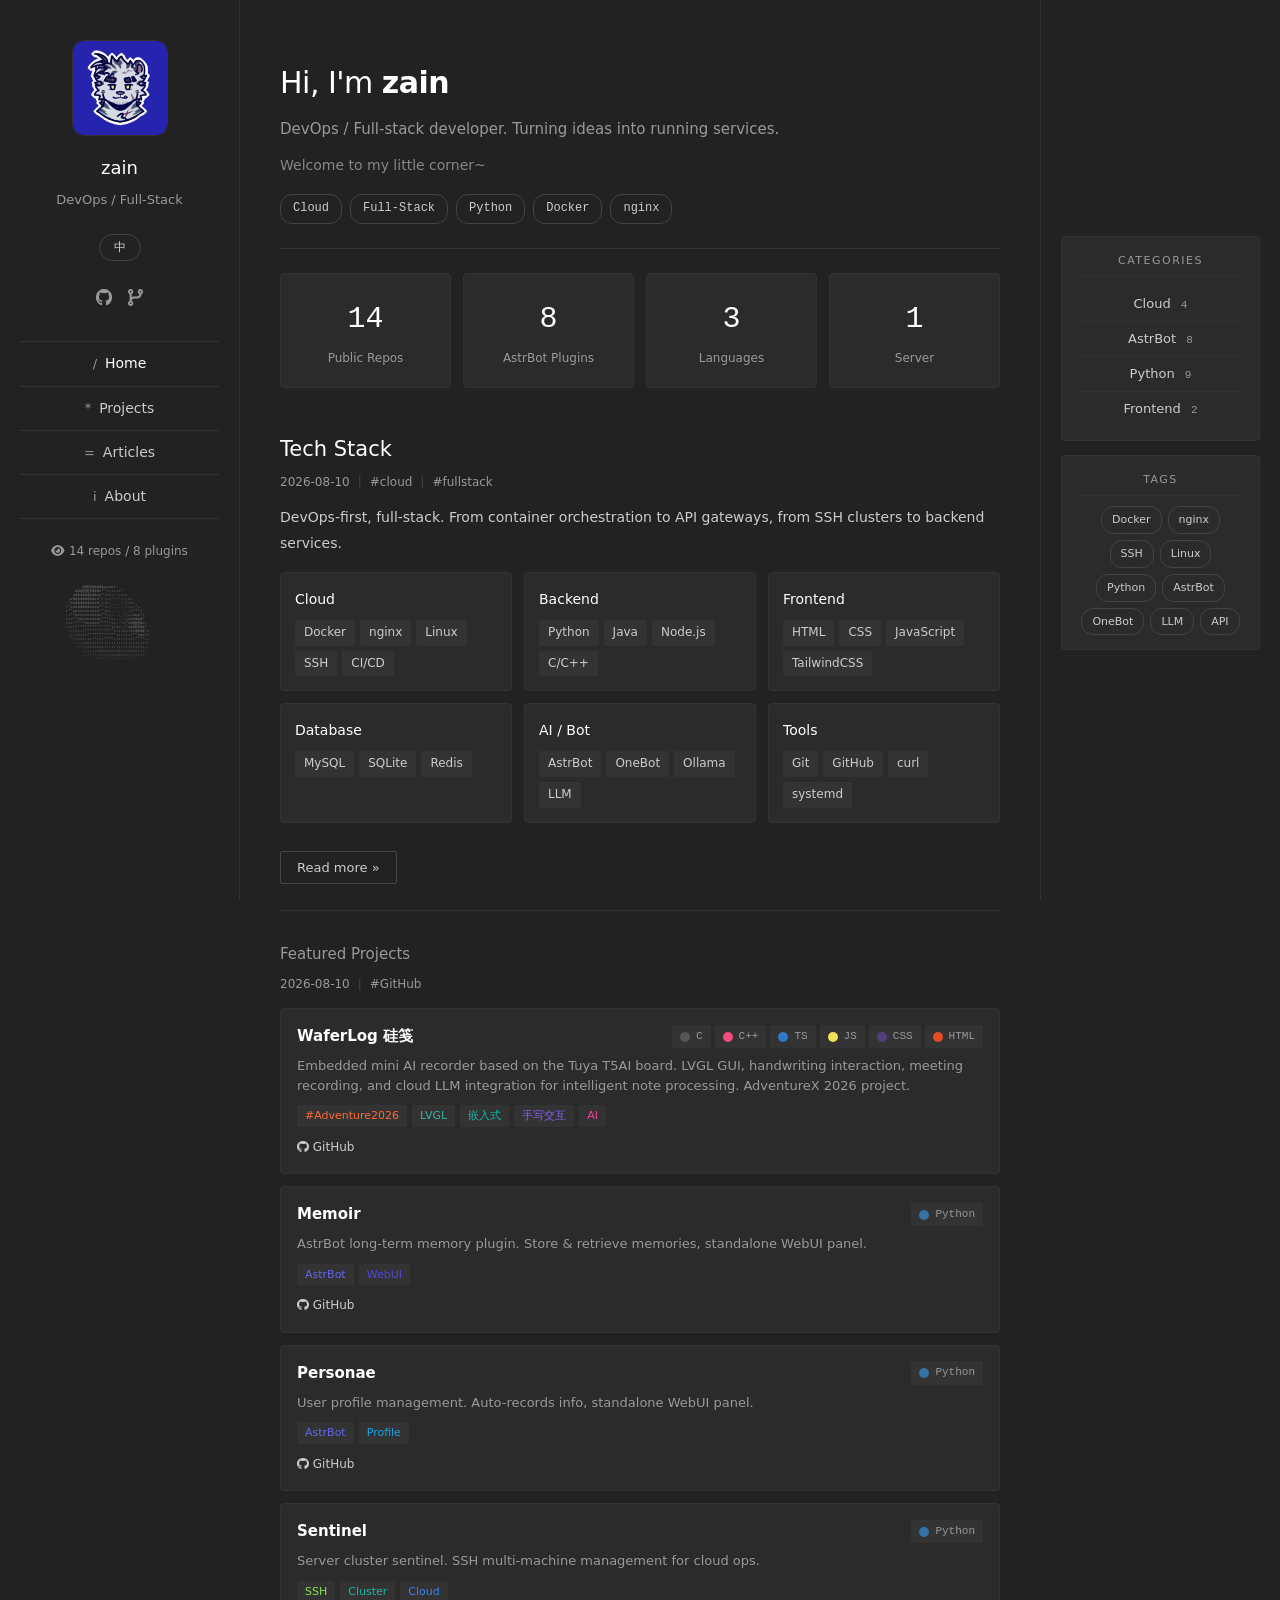
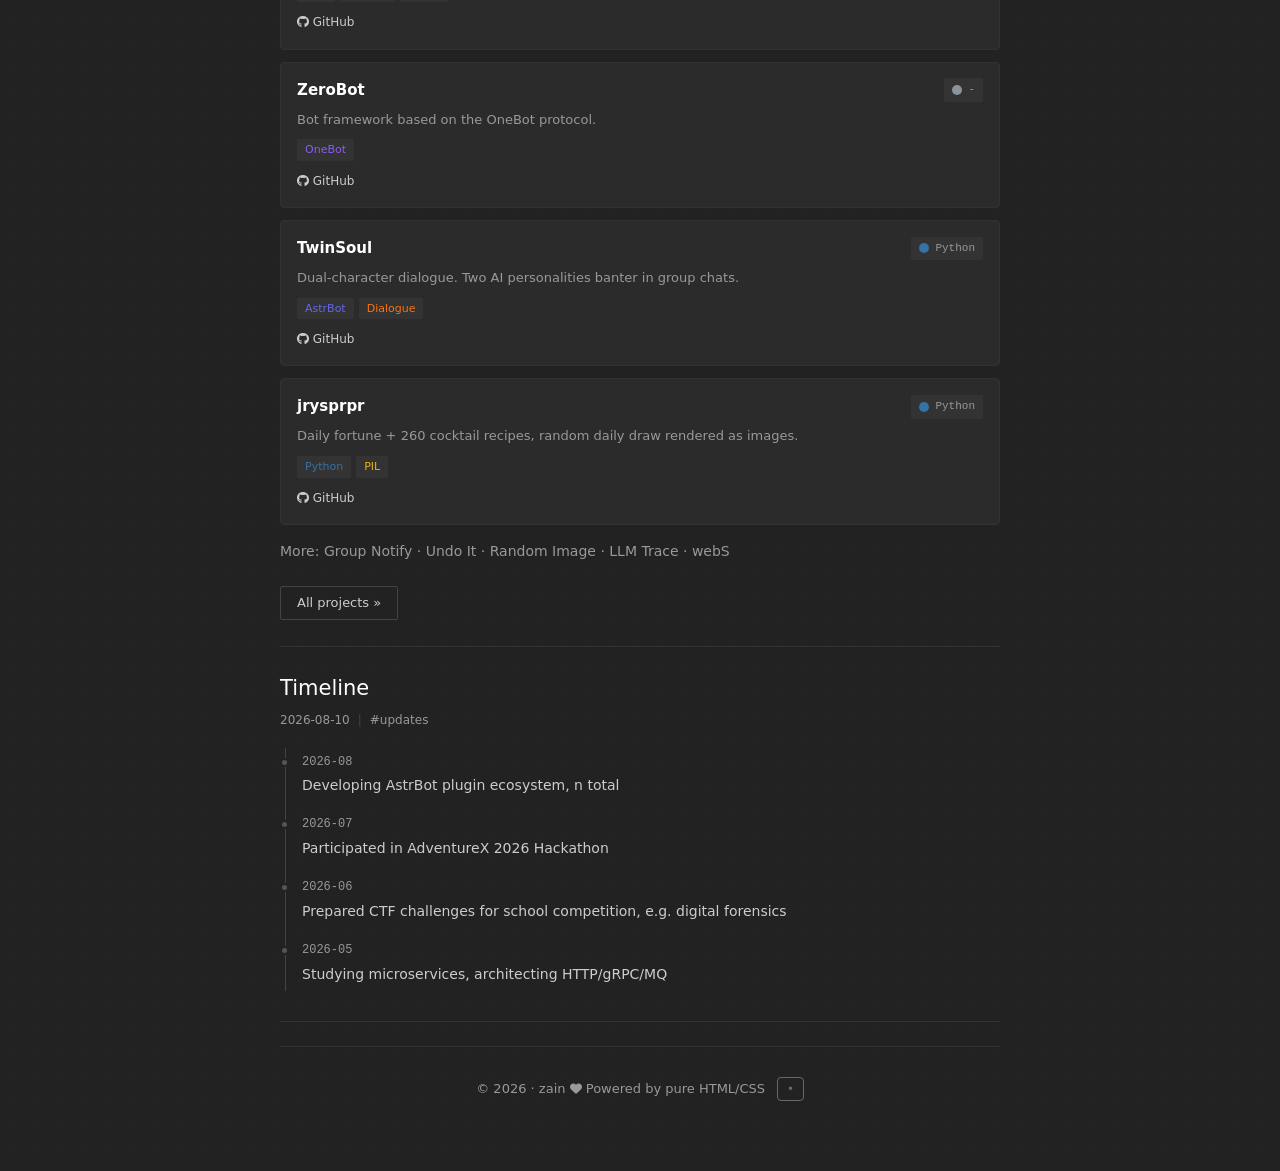
<file: index.html>
<!DOCTYPE html>
<html lang="zh-CN">
<head>
<meta charset="UTF-8">
<meta name="viewport" content="width=device-width, initial-scale=1">
<meta name="theme-color" content="#222">
<title>zain's Home</title>
<link rel="icon" type="image/png" href="img/logo_blog.png">
<link rel="shortcut icon" type="image/png" href="img/logo_blog.png">
<link rel="stylesheet" href="style.css">
<link rel="stylesheet" href="https://cdnjs.cloudflare.com/ajax/libs/font-awesome/6.5.0/css/all.min.css">
</head>
<body class="lang-en">
<div class="container">

  <!-- Left Sidebar -->
  <aside class="sidebar">
    <div class="sidebar-inner">
      <div class="avatar-stack" id="avatarStack" onclick="flipAvatar()">
  <div class="avatar-card card-front">
    <img src="img/avatar.jpg" alt="zain" class="avatar-img">
  </div>
  <div class="avatar-card card-back">
    <img src="img/zaiens_photo.jpg" alt="zain" class="avatar-img">
  </div>
</div>
      <div class="site-author-name">zain</div>
      <div class="site-description"><span class="zh">DevOps / 全栈开发者</span><span class="en">DevOps / Full-Stack</span>
            <span class="ru">Облачный / Full-Stack</span></div>
            <div class="lang-bar">
        <button class="lang-btn" onclick="toggleLang()" id="langBtn">中</button>
      </div>
          <div class="social">
        <a href="https://github.com/Zaienscookie" target="_blank" title="GitHub"><i class="fab fa-github"></i></a>
        <a href="https://github.com/Zaienscookie?tab=repositories" target="_blank" title="Repos"><i class="fas fa-code-branch"></i></a>
      </div>
      <div class="sidebar-menu">
        <a href="." class="active"><span class="m-icon">/</span> <span class="zh">首页</span><span class="en">Home</span>
            <span class="ru">Главная</span></a>
        <a href="posts/"><span class="m-icon">*</span> <span class="zh">项目</span><span class="en">Projects</span>
            <span class="ru">Проекты</span></a>
        <a href="articles/"><span class="m-icon">=</span> <span class="zh">文章</span><span class="en">Articles</span>
            <span class="ru">Статьи</span></a>
        <a href="about.html"><span class="m-icon">i</span> <span class="zh">关于</span><span class="en">About</span>
            <span class="ru">Обо мне</span></a>
      </div>
      <div class="site-visitors"><i class="fa fa-eye"></i> 14 repos / 8 plugins</div>
      <div class="donut-wrap" id="donut"></div>
    </div>
  </aside>

  <!-- Main Content -->
  <main class="main">

    <!-- Hero -->
    <div class="welcome">
      <h1>Hi, I'm <span class="name">zain</span></h1>
      <p><span class="zh">DevOps / 全栈开发者，把想法变成跑在服务器上的服务。</span><span class="en">DevOps / Full-stack developer. Turning ideas into running services.</span>
            <span class="ru">Облачный / Full-Stack разработчик. Превращаю идеи в работающие сервисы.</span></p>
      <p class="welcome-sub"><span class="zh">欢迎来到我的(博客)小窝~</span><span class="en">Welcome to my little corner~</span>
            <span class="ru">Добро пожаловать в мой уголок~</span></p>
      <div class="welcome-tags">
        <span>Cloud</span><span>Full-Stack</span><span>Python</span><span>Docker</span><span>nginx</span>
      </div>
    </div>

    <!-- Stats -->
    <div class="stats-row">
      <div class="stat"><span class="s-num">14</span><span class="s-label"><span class="zh">公开仓库</span><span class="en">Public Repos</span>
            <span class="ru">Публичные репозитории</span></span></div>
      <div class="stat"><span class="s-num">8</span><span class="s-label"><span class="zh">AstrBot 插件</span><span class="en">AstrBot Plugins</span>
            <span class="ru">Плагины AstrBot</span></span></div>
      <div class="stat"><span class="s-num">3</span><span class="s-label"><span class="zh">编程语言</span><span class="en">Languages</span>
            <span class="ru">Языки программирования</span></span></div>
      <div class="stat"><span class="s-num">1</span><span class="s-label"><span class="zh">台服务器</span><span class="en">Server</span>
            <span class="ru">Сервер</span>
            <span class="ru">Сервер</span>
            <span class="ru">Сервер</span></span></div>
    </div>

    <!-- Tech Stack -->
    <article class="post-block">
      <header class="post-header">
        <h2 class="post-title">Tech Stack</h2>
        <div class="post-meta"><span>2026-08-10</span><span class="sep">|</span><span class="cat">#cloud</span><span class="sep">|</span><span class="tag">#fullstack</span></div>
      </header>
      <div class="post-body">
        <p><span class="zh">专注 DevOps 方向，从容器编排到 API 网关，从 SSH 集群到后端服务。</span><span class="en">DevOps-first, full-stack. From container orchestration to API gateways, from SSH clusters to backend services.</span>
            <span class="ru">Облачный подход: от контейнеров до API-шлюзов, от SSH-кластеров до бэкенда.</span></p>
        <div class="stack-grid">
          <div class="stack-card"><div class="st-name">Cloud</div><div class="st-list"><span>Docker</span><span>nginx</span><span>Linux</span><span>SSH</span><span>CI/CD</span></div></div>
          <div class="stack-card"><div class="st-name">Backend</div><div class="st-list"><span>Python</span><span>Java</span><span>Node.js</span><span>C/C++</span></div></div>
          <div class="stack-card"><div class="st-name">Frontend</div><div class="st-list"><span>HTML</span><span>CSS</span><span>JavaScript</span><span>TailwindCSS</span></div></div>
          <div class="stack-card"><div class="st-name">Database</div><div class="st-list"><span>MySQL</span><span>SQLite</span><span>Redis</span></div></div>
          <div class="stack-card"><div class="st-name">AI / Bot</div><div class="st-list"><span>AstrBot</span><span>OneBot</span><span>Ollama</span><span>LLM</span></div></div>
          <div class="stack-card"><div class="st-name">Tools</div><div class="st-list"><span>Git</span><span>GitHub</span><span>curl</span><span>systemd</span></div></div>
        </div>
        <a href="about.html" class="read-more"><span class="zh">了解更多</span><span class="en">Read more</span>
            <span class="ru">Подробнее</span> &raquo;</a>
      </div>
    </article>

    <!-- Projects -->
    <article class="post-block">
      <header class="post-header">
        <h2 class="post-title"><span class="zh">精选项目</span><span class="en">Featured Projects</span>
            <span class="ru">Избранные проекты</span></h2>
        <div class="post-meta"><span>2026-08-10</span><span class="sep">|</span><span class="cat">#GitHub</span></div>
      </header>
      <div class="post-body">

                <div class="proj-item">
          <div class="proj-head"><span class="proj-name">WaferLog 硅笺</span><span class="proj-langs"><span class="proj-lang lang-c">C</span><span class="proj-lang lang-cpp">C++</span><span class="proj-lang lang-typescript">TS</span><span class="proj-lang lang-javascript">JS</span><span class="proj-lang lang-css">CSS</span><span class="proj-lang lang-html">HTML</span></span></div>
          <p class="proj-desc"><span class="zh">基于涂鸦 T5AI 开发板的嵌入式 mini AI 记录终端。LVGL 图形界面，手写交互，会议记录，联动云端大模型实现笔记智能处理。AdventureX 2026 项目</span><span class="en">Embedded mini AI recorder based on the Tuya T5AI board. LVGL GUI, handwriting interaction, meeting recording, and cloud LLM integration for intelligent note processing. AdventureX 2026 project.</span>
            <span class="ru">Встраиваемый мини AI-терминал на плате Tuya T5AI. LVGL GUI, рукописный ввод, запись встреч, облачный LLM для интеллектуальной обработки заметок. Проект AdventureX 2026.</span></p>
          <div class="proj-tags"><span>#Adventure2026</span><span>LVGL</span><span>嵌入式</span><span>手写交互</span><span>AI</span></div>
          <a class="proj-link" href="https://github.com/Zaienscookie/WaferLog" target="_blank"><i class="fab fa-github"></i> GitHub</a>
        </div>

        <div class="proj-item">
          <div class="proj-head"><span class="proj-name">Memoir</span><span class="proj-lang lang-python">Python</div>
          <p class="proj-desc"><span class="zh">AstrBot 长期记忆库插件，指令存取记忆，独立 WebUI 管理面板。</span><span class="en">AstrBot long-term memory plugin. Store &amp; retrieve memories, standalone WebUI panel.</span>
            <span class="ru">Плагин долговременной памяти AstrBot. Хранение и извлечение памяти, отдельная WebUI-панель.</span></p>
          <div class="proj-tags"><span>AstrBot</span><span>WebUI</span></div>
          <a class="proj-link" href="https://github.com/Zaienscookie/astrbot_plugin_memoir" target="_blank"><i class="fab fa-github"></i> GitHub</a>
        </div>

        <div class="proj-item">
          <div class="proj-head"><span class="proj-name">Personae</span><span class="proj-lang lang-python">Python</div>
          <p class="proj-desc"><span class="zh">用户画像管理插件，自动记录用户信息，独立 WebUI 面板。</span><span class="en">User profile management. Auto-records info, standalone WebUI panel.</span>
            <span class="ru">Управление профилями. Автосбор информации, отдельная WebUI-панель.</span></p>
          <div class="proj-tags"><span>AstrBot</span><span>Profile</span></div>
          <a class="proj-link" href="https://github.com/Zaienscookie/astrbot_plugin_personae" target="_blank"><i class="fab fa-github"></i> GitHub</a>
        </div>

        <div class="proj-item">
          <div class="proj-head"><span class="proj-name">Sentinel</span><span class="proj-lang lang-python">Python</div>
          <p class="proj-desc"><span class="zh">台服务器</span><span class="en">Server</span> cluster sentinel. SSH multi-machine management for cloud ops.</p>
          <div class="proj-tags"><span>SSH</span><span>Cluster</span><span>Cloud</span></div>
          <a class="proj-link" href="https://github.com/Zaienscookie/sentinel" target="_blank"><i class="fab fa-github"></i> GitHub</a>
        </div>

        <div class="proj-item">
          <div class="proj-head"><span class="proj-name">ZeroBot</span><span class="proj-lang lang-none">-</div>
          <p class="proj-desc"><span class="zh">基于 OneBot 协议的机器人开发框架。</span><span class="en">Bot framework based on the OneBot protocol.</span>
            <span class="ru">Фреймворк для ботов на основе протокола OneBot.</span></p>
          <div class="proj-tags"><span>OneBot</span></div>
          <a class="proj-link" href="https://github.com/Zaienscookie/ZeroBot" target="_blank"><i class="fab fa-github"></i> GitHub</a>
        </div>

        <div class="proj-item">
          <div class="proj-head"><span class="proj-name">TwinSoul</span><span class="proj-lang lang-python">Python</div>
          <p class="proj-desc"><span class="zh">双角色对话机器人，两个 AI 人格在群里拌嘴。</span><span class="en">Dual-character dialogue. Two AI personalities banter in group chats.</span>
            <span class="ru">Диалоговый бот с двумя AI-личностями, болтающими в чатах.</span></p>
          <div class="proj-tags"><span>AstrBot</span><span>Dialogue</span></div>
          <a class="proj-link" href="https://github.com/Zaienscookie/TwinSoul" target="_blank"><i class="fab fa-github"></i> GitHub</a>
        </div>

        <div class="proj-item">
          <div class="proj-head"><span class="proj-name">jrysprpr</span><span class="proj-lang lang-python">Python</div>
          <p class="proj-desc"><span class="zh">今日运势 + 260 款鸡尾酒数据库，每日随机抽取渲染成图。</span><span class="en">Daily fortune + 260 cocktail recipes, random daily draw rendered as images.</span>
            <span class="ru">Гороскоп + 260 коктейлей. Случайный выбор, рендер в изображение.</span></p>
          <div class="proj-tags"><span>Python</span><span>PIL</span></div>
          <a class="proj-link" href="https://github.com/Zaienscookie/jrysprpr" target="_blank"><i class="fab fa-github"></i> GitHub</a>
        </div>

        <p style="margin-top:14px;color:var(--text-muted);">
          <span class="zh">更多：</span><span class="en">More: </span>
            <span class="ru">Больше:</span>Group Notify &middot; Undo It &middot; Random Image &middot; LLM Trace &middot; webS
        </p>
        <a href="posts/" class="read-more"><span class="zh">查看全部项目</span><span class="en">All projects</span>
            <span class="ru">Все проекты</span> &raquo;</a>
      </div>
    </article>

    <!-- Timeline -->
    <article class="post-block">
      <header class="post-header">
        <h2 class="post-title">Timeline</h2>
        <div class="post-meta"><span>2026-08-10</span><span class="sep">|</span><span class="cat">#updates</span></div>
      </header>
      <div class="post-body">
        <div class="timeline">
          <div class="tl-item"><span class="tl-date">2026-08</span><span class="tl-dot"></span><div class="tl-text"><span class="zh">开发 AstrBot 插件生态，累计 n 个</span><span class="en">Developing AstrBot plugin ecosystem, n total</span>
            <span class="ru">Разработка экосистемы плагинов AstrBot, всего n</span></div></div>
          <div class="tl-item"><span class="tl-date">2026-07</span><span class="tl-dot"></span><div class="tl-text"><span class="zh">参加 AdventureX 2026 Hackathon</span><span class="en">Participated in AdventureX 2026 Hackathon</span>
            <span class="ru">Участие в хакатоне AdventureX 2026</span></div></div>
          <div class="tl-item"><span class="tl-date">2026-06</span><span class="tl-dot"></span><div class="tl-text"><span class="zh">筹备学校 CTF 比赛命题，如数字取证等</span><span class="en">Prepared CTF challenges for school competition, e.g. digital forensics</span>
            <span class="ru">Подготовка заданий CTF для университета, например цифровая криминалистика</span></div></div>
          <div class="tl-item"><span class="tl-date">2026-05</span><span class="tl-dot"></span><div class="tl-text"><span class="zh">学习微服务，架构工程师 HTTP/gRPC/MQ</span><span class="en">Studying microservices, architecting HTTP/gRPC/MQ</span>
            <span class="ru">Изучение микросервисов: HTTP/gRPC/MQ</span></div></div>
        </div>
      </div>
    </article>

    <div class="footer">
      <span>&copy; 2026 &middot; zain <i class="fas fa-heart" style="color:var(--text-muted);font-size:12px;"></i> Powered by pure HTML/CSS</span>
      <button class="easter-egg-btn" id="easterEggBtn" title="?" aria-label="?">&bull;</button>
    </div>

  </main>

  <!-- Right Sidebar -->
  <aside class="right-bar" id="rightBar">

    <div class="widget">
      <div class="widget-title"><span class="zh">分类</span><span class="en">Categories</span>
            <span class="ru">Категории</span></div>
      <ul>
        <li><span class="cat-item">Cloud</span> <span class="count">4</span></li>
        <li><span class="cat-item">AstrBot</span> <span class="count">8</span></li>
        <li><span class="cat-item">Python</span> <span class="count">9</span></li>
        
        <li><span class="cat-item">Frontend</span> <span class="count">2</span></li>
      </ul>
    </div>

    <div class="widget">
      <div class="widget-title"><span class="zh">标签</span><span class="en">Tags</span>
            <span class="ru">Теги</span></div>
      <div class="tag-cloud">
        <span class="tag-item">Docker</span>
        <span class="tag-item">nginx</span>
        <span class="tag-item">SSH</span>
        <span class="tag-item">Linux</span>
        <span class="tag-item">Python</span>
        
        <span class="tag-item">AstrBot</span>
        <span class="tag-item">OneBot</span>
        <span class="tag-item">LLM</span>
        <span class="tag-item">API</span>
      </div>
    </div>

  </aside>

</div>
</body>
</html>

<script>
function flipAvatar() {
  var s = document.getElementById('avatarStack');
  s.classList.toggle('flipped');
  localStorage.setItem('avatarFlipped', s.classList.contains('flipped') ? '1' : '0');
}

// 恢复翻牌状态
(function() {
  var s = document.getElementById('avatarStack');
  if (s && localStorage.getItem('avatarFlipped') === '1') {
    s.classList.add('flipped');
  }
})();
// 页面加载后提示头像可翻转
(function(){
  var s = document.getElementById('avatarStack');
  if (s && !s.classList.contains('flipped')) {
    var nav = performance.getEntriesByType('navigation')[0];
    var isReload = nav && nav.type === 'reload';
    var isInternal = document.referrer && document.referrer.startsWith(window.location.origin);
    // 刷新时展示，或非内部导航时展示（首次进入、外部链接进入）
    if (isReload || !isInternal) {
      setTimeout(function(){
        s.classList.add('flipped');
        setTimeout(function(){ s.classList.remove('flipped'); }, 2000);
      }, 1300);
    }
  }
})();
function toggleLang() {
  var body = document.body;
  var btn = document.getElementById('langBtn');
  body.classList.add('lang-fade');
  setTimeout(function() {
    if (body.classList.contains('lang-en')) {
      body.classList.remove('lang-en'); body.classList.add('lang-zh'); btn.textContent = 'RU';
      localStorage.setItem('blog-lang', 'zh');
    } else if (body.classList.contains('lang-zh')) {
      body.classList.remove('lang-zh'); body.classList.add('lang-ru'); btn.textContent = 'EN';
      localStorage.setItem('blog-lang', 'ru');
    } else {
      body.classList.remove('lang-ru'); body.classList.add('lang-en'); btn.textContent = '中';
      localStorage.setItem('blog-lang', 'en');
    }
    body.classList.remove('lang-fade');
  }, 120);
}
(function() {
  var saved = localStorage.getItem('blog-lang');
  var btn = document.getElementById('langBtn');
  if (btn) {
    if (saved === 'en') {
      document.body.className = 'lang-en';
      btn.textContent = '中';
    } else if (saved === 'zh') {
      document.body.className = 'lang-zh';
      btn.textContent = 'RU';
    } else if (saved === 'ru') {
      document.body.className = 'lang-ru';
      btn.textContent = 'EN';
    } else {
      document.body.className = 'lang-en';
      btn.textContent = '中';
    }
  }
})();
</script>
<script>
(function() {
  var colors = {
    'Python': '#3572A5', 'Docker': '#2496ED', 'nginx': '#009639',
    'Linux': '#FCC624', 'SSH': '#89e051', 'Cloud': '#3b82f6',
    'AstrBot': '#6366f1', 'OneBot': '#8b5cf6', 'LLM': '#ec4899',
    'API': '#f59e0b', 'Git': '#f05032', 'GitHub': '#6e5494',
    'MySQL': '#4479a1', 'Redis': '#dc382d', 'JavaScript': '#f1e05a',
    'HTML': '#e34c26', 'CSS': '#563d7c', 'Java': '#b07219',
    'C/C++': '#f34b7d', 'Node.js': '#339933', 'REST API': '#00add8',
    'TailwindCSS': '#38b2ac', 'WebUI': '#4f46e5', 'Profile': '#0ea5e9',
    'PIL': '#eab308', 'Dialogue': '#f97316', 'Cluster': '#14b8a6',
    'Ollama': '#8b5cf6', 'systemd': '#dc2626', 'curl': '#0d9488',
    'CI/CD': '#10b981', 'Full-Stack': '#6366f1', 'Frontend': '#e34c26',
    'Backend': '#3572A5', 'Database': '#4479a1', 'AI / Bot': '#ec4899',
    'Tools': '#6e5494', 'Undo It': '#0ea5e9', 'LLM Trace': '#ec4899',
    '#Adventure2026': '#ff6b35', 'LVGL': '#38b2ac', '嵌入式': '#14b8a6',
    '手写交互': '#8b5cf6', 'AI': '#ec4899'
  };
  var tags = document.querySelectorAll('.proj-tags span');
  tags.forEach(function(t) {
    var name = t.textContent.trim();
    var c = colors[name];
    if (c) {
      t.style.setProperty('border-color', c, 'important');
      t.style.setProperty('color', c, 'important');
    }
  });
})();
// ===== 甜甜圈动画(C精确翻译) =====
(function(){
  var el=document.getElementById('donut');
  if(!el)return;
  var A=0,B=0,i,j,k;
  var z=new Float32Array(1760);
  var b=new Array(1760);
  var chars='.,-~:;=!*#$@';
  function frame(){
    for(k=0;k<1760;k++){b[k]=32;z[k]=0;}
    for(j=0;j<6.28;j+=0.07){
      for(i=0;i<6.28;i+=0.02){
        var c=Math.sin(i), d=Math.cos(j), e=Math.sin(A), f=Math.sin(j);
        var g=Math.cos(A), h=d+2, D=1/(c*h*e+f*g+5);
        var l=Math.cos(i), m=Math.cos(B), n=Math.sin(B);
        var t=c*h*g-f*e;
        var x=~~(40+30*D*(l*h*m-t*n));
        var y=~~(12+15*D*(l*h*n+t*m));
        var o=x+80*y;
        var N=~~(8*((f*e-c*d*g)*m-c*d*e-f*g-l*d*n));
        if(22>y&&y>0&&x>0&&80>x&&D>z[o]){
          z[o]=D; b[o]=chars.charCodeAt(N>0?N:0);
        }
      }
    }
    var out='';
    for(k=0;k<1761;k++){
      out+=k%80?String.fromCharCode(b[k]):'\n';
      A+=0.00004; B+=0.00002;
    }
    el.textContent=out;
  }
  setInterval(frame,50);
  frame();
})();
</script>
<script>
// ===== 复活节彩蛋：Bug 跳舞 =====
document.getElementById('easterEggBtn').addEventListener('click', function() {
  // 移除旧彩蛋
  var old = document.querySelector('.bug-overlay');
  if (old) old.remove();
  var oldBtn = document.querySelector('.bug-clear-btn');
  if (oldBtn) oldBtn.remove();
  
  var overlay = document.createElement('div');
  overlay.className = 'bug-overlay active';
  document.body.appendChild(overlay);
  
  var msgs = ['软件工程师的电子小宠物', '这程序有"Bug"啊'];
  var msg = msgs[Math.floor(Math.random() * msgs.length)];
  var msgEl = document.createElement('div');
  msgEl.className = 'bug-msg';
  msgEl.textContent = msg;
  msgEl.style.left = 8 + Math.random() * 30 + '%';
  msgEl.style.top = 5 + Math.random() * 15 + '%';
  document.body.appendChild(msgEl);
  
  // 放 15 只蟑螂，网格随机分布
  for (var i = 0; i < 15; i++) {
    (function(idx) {
      setTimeout(function() {
        var bug = document.createElement('div');
        bug.className = 'bug-item';
        // 5列3行网格，每个格子内随机偏移
        var col = idx % 5;
        var row = Math.floor(idx / 5);
        var left = 3 + col * 19 + Math.random() * 10;
        var top = 2 + row * 30 + Math.random() * 12;
        bug.style.left = left + '%';
        bug.style.top = top + '%';
        bug.style.setProperty('--dur', (2 + Math.random() * 3) + 's');
        bug.style.animationDelay = Math.random() * 2 + 's';
        // 大小随机 40~100px
        var size = 40 + Math.random() * 60;
        bug.style.setProperty('--size', size + 'px');
        bug.innerHTML = '<img src="img/BUG_THERE_IS.gif" alt="bug" style="width:'+size+'px;height:'+size+'px">';
        document.body.appendChild(bug);
      }, idx * 60);
    })(i);
  }
  
  // 清除按钮
  var clearBtn = document.createElement('button');
  clearBtn.className = 'bug-clear-btn';
  clearBtn.textContent = '[ 清除所有 Bug ]';
  clearBtn.addEventListener('click', function() {
    document.querySelectorAll('.bug-item, .bug-msg, .bug-overlay').forEach(function(el) { el.remove(); });
    clearBtn.remove();
  });
  document.body.appendChild(clearBtn);
});
</script>
</body>
</html>
</file>
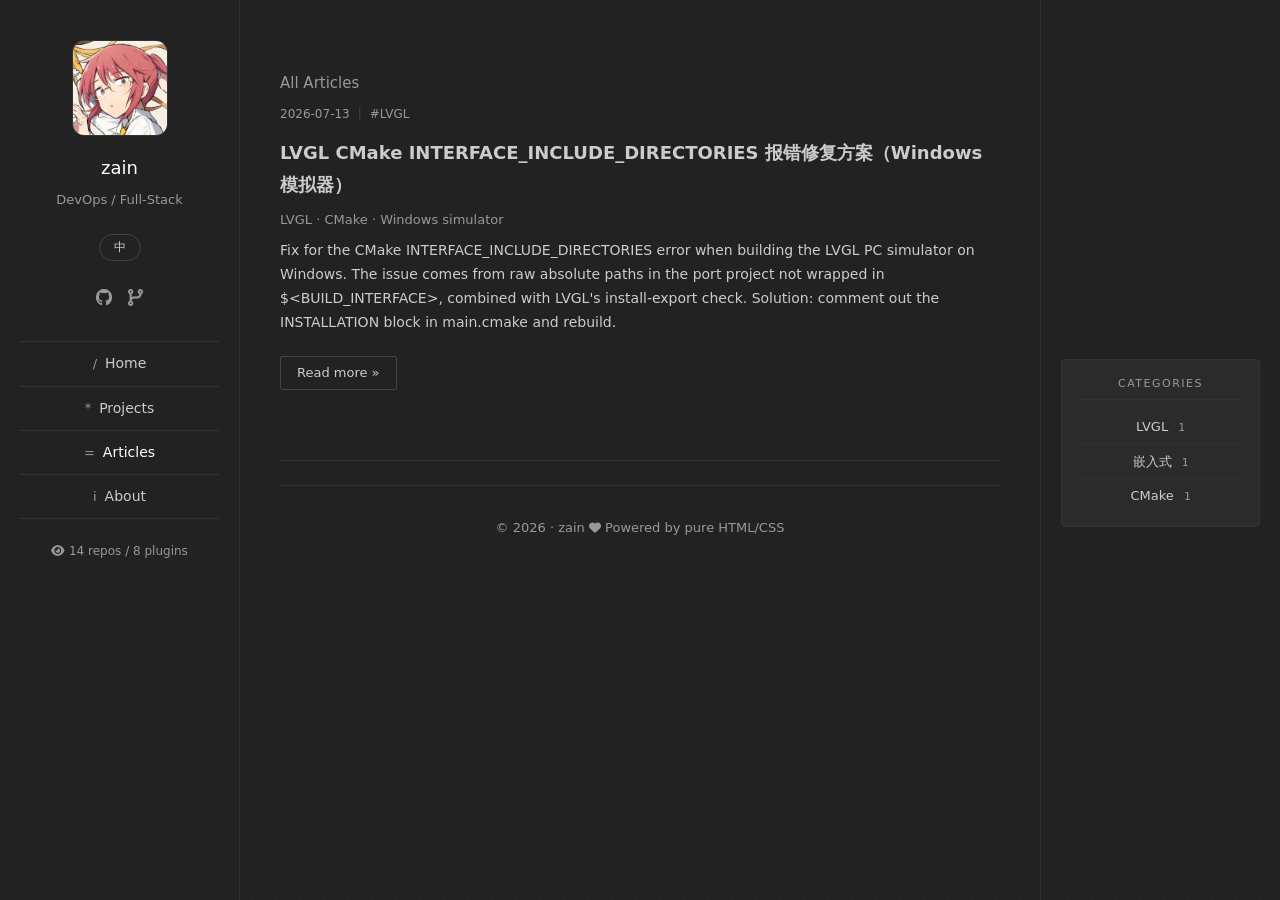
<file: articles/index.html>
<!DOCTYPE html>
<html lang="zh-CN">
<head>
<meta charset="UTF-8">
<meta name="viewport" content="width=device-width, initial-scale=1">
<meta name="theme-color" content="#222">
<title>Articles · zain</title>
<link rel="icon" type="image/png" href="../img/logo_blog.png">
<link rel="shortcut icon" type="image/png" href="../img/logo_blog.png">
<link rel="stylesheet" href="../style.css">
<link rel="stylesheet" href="https://cdnjs.cloudflare.com/ajax/libs/font-awesome/6.5.0/css/all.min.css">
</head>
<body class="lang-en">
<div class="container">

  <!-- Left Sidebar -->
  <aside class="sidebar">
    <div class="sidebar-inner">
      <div class="avatar-stack" id="avatarStack" onclick="flipAvatar()">
  <div class="avatar-card card-front">
    <img src="../img/avatar.jpg" alt="zain" class="avatar-img">
  </div>
  <div class="avatar-card card-back">
    <img src="../img/zaiens_photo.jpg" alt="zain" class="avatar-img">
  </div>
</div>
      <div class="site-author-name">zain</div>
      <div class="site-description"><span class="zh">DevOps / 全栈开发者</span><span class="en">DevOps / Full-Stack</span>
            <span class="ru">Облачный / Full-Stack</span></div>
            <div class="lang-bar">
        <button class="lang-btn" onclick="toggleLang()" id="langBtn">中</button>
      </div>
          <div class="social">
        <a href="https://github.com/Zaienscookie" target="_blank" title="GitHub"><i class="fab fa-github"></i></a>
        <a href="https://github.com/Zaienscookie?tab=repositories" target="_blank" title="Repos"><i class="fas fa-code-branch"></i></a>
      </div>
      <div class="sidebar-menu">
        <a href=".."><span class="m-icon">/</span> <span class="zh">首页</span><span class="en">Home</span>
            <span class="ru">Главная</span></a>
        <a href="../posts/"><span class="m-icon">*</span> <span class="zh">项目</span><span class="en">Projects</span>
            <span class="ru">Проекты</span></a>
        <a href="." class="active"><span class="m-icon">=</span> <span class="zh">文章</span><span class="en">Articles</span>
            <span class="ru">Статьи</span></a>
        <a href="../about.html"><span class="m-icon">i</span> <span class="zh">关于</span><span class="en">About</span>
            <span class="ru">Обо мне</span></a>
      </div>
      <div class="site-visitors"><i class="fa fa-eye"></i> 14 repos / 8 plugins</div>
    </div>
  </aside>

  <!-- Main Content -->
  <main class="main">

    <article class="post-block">
      <header class="post-header">
        <h2 class="post-title"><span class="zh">全部文章</span><span class="en">All Articles</span>
            <span class="ru">Все статьи</span></h2>
        <div class="post-meta"><span>2026-07-13</span><span class="sep">|</span><span class="cat">#LVGL</span></div>
      </header>
      <div class="post-body">

        <div class="art-item">
          <h3 class="art-title"><a href="lvgl-cmake-fix.html">LVGL CMake INTERFACE_INCLUDE_DIRECTORIES 报错修复方案（Windows模拟器）</a></h3>
          <div class="art-meta"><span class="zh">LVGL · CMake · Windows 模拟器</span><span class="en">LVGL · CMake · Windows simulator</span><span class="ru">LVGL · CMake · Windows симулятор</span></div>
          <p class="art-summary"><span class="zh">在 Windows 环境下编译 LVGL PC 模拟器项目时，遇到 INTERFACE_INCLUDE_DIRECTORIES 路径报错。分析发现，问题源于 port 工程直接添加裸绝对路径，未使用 $&lt;BUILD_INTERFACE&gt; 生成器表达式包裹，而 LVGL 底层启用了库安装导出校验。解决方案：注释 main.cmake 末尾的 INSTALLATION 代码块，删除 build 缓存后重新编译即可。</span><span class="en">Fix for the CMake INTERFACE_INCLUDE_DIRECTORIES error when building the LVGL PC simulator on Windows. The issue comes from raw absolute paths in the port project not wrapped in $&lt;BUILD_INTERFACE&gt;, combined with LVGL's install-export check. Solution: comment out the INSTALLATION block in main.cmake and rebuild.</span><span class="ru">Исправление ошибки CMake INTERFACE_INCLUDE_DIRECTORIES при сборке LVGL PC-симулятора в Windows. Проблема в «сырых» абсолютных путях в port-проекте и проверке установки/экспорта LVGL. Решение: закомментировать блок INSTALLATION в main.cmake и пересобрать.</span></p>
          <a class="read-more" href="lvgl-cmake-fix.html"><span class="zh">阅读全文</span><span class="en">Read more</span><span class="ru">Читать</span> &raquo;</a>
        </div>

      </div>
    </article>

    <div class="footer">
      <span>&copy; 2026 &middot; zain <i class="fas fa-heart" style="color:var(--text-muted);font-size:12px;"></i> Powered by pure HTML/CSS</span>
    </div>

  </main>

  <!-- Right Sidebar -->
  <aside class="right-bar" id="rightBar">

    <div class="widget">
      <div class="widget-title"><span class="zh">分类</span><span class="en">Categories</span>
            <span class="ru">Категории</span></div>
      <ul>
        <li><span class="cat-item">LVGL</span> <span class="count">1</span></li>
        <li><span class="cat-item">嵌入式</span> <span class="count">1</span></li>
        <li><span class="cat-item">CMake</span> <span class="count">1</span></li>
      </ul>
    </div>

    </aside>

</div>
<script>

function flipAvatar() {
  var s = document.getElementById('avatarStack');
  s.classList.toggle('flipped');
  localStorage.setItem('avatarFlipped', s.classList.contains('flipped') ? '1' : '0');
}
(function(){ if(localStorage.getItem('avatarFlipped')==='1'){ document.getElementById('avatarStack').classList.add('flipped'); } })();

window.addEventListener('DOMContentLoaded', function(){
  var min = document.querySelector('.main');
  if(min){ min.style.minHeight = (window.innerHeight-40)+'px'; }
});

function toggleLang() {
  var body = document.body;
  var btn = document.getElementById('langBtn');
  body.classList.add('lang-fade');
  setTimeout(function() {
    if (body.classList.contains('lang-en')) {
      body.classList.remove('lang-en'); body.classList.add('lang-zh'); btn.textContent = 'RU';
      localStorage.setItem('blog-lang', 'zh');
    } else if (body.classList.contains('lang-zh')) {
      body.classList.remove('lang-zh'); body.classList.add('lang-ru'); btn.textContent = 'EN';
      localStorage.setItem('blog-lang', 'ru');
    } else {
      body.classList.remove('lang-ru'); body.classList.add('lang-en'); btn.textContent = '中';
      localStorage.setItem('blog-lang', 'en');
    }
    body.classList.remove('lang-fade');
  }, 120);
}
(function() {
  var saved = localStorage.getItem('blog-lang');
  var btn = document.getElementById('langBtn');
  if (btn) {
    if (saved === 'en') {
      document.body.className = 'lang-en';
      btn.textContent = '中';
    } else if (saved === 'zh') {
      document.body.className = 'lang-zh';
      btn.textContent = 'RU';
    } else if (saved === 'ru') {
      document.body.className = 'lang-ru';
      btn.textContent = 'EN';
    } else {
      document.body.className = 'lang-en';
      btn.textContent = '中';
    }
  }
})();
</script>
</body>
</html>
</file>
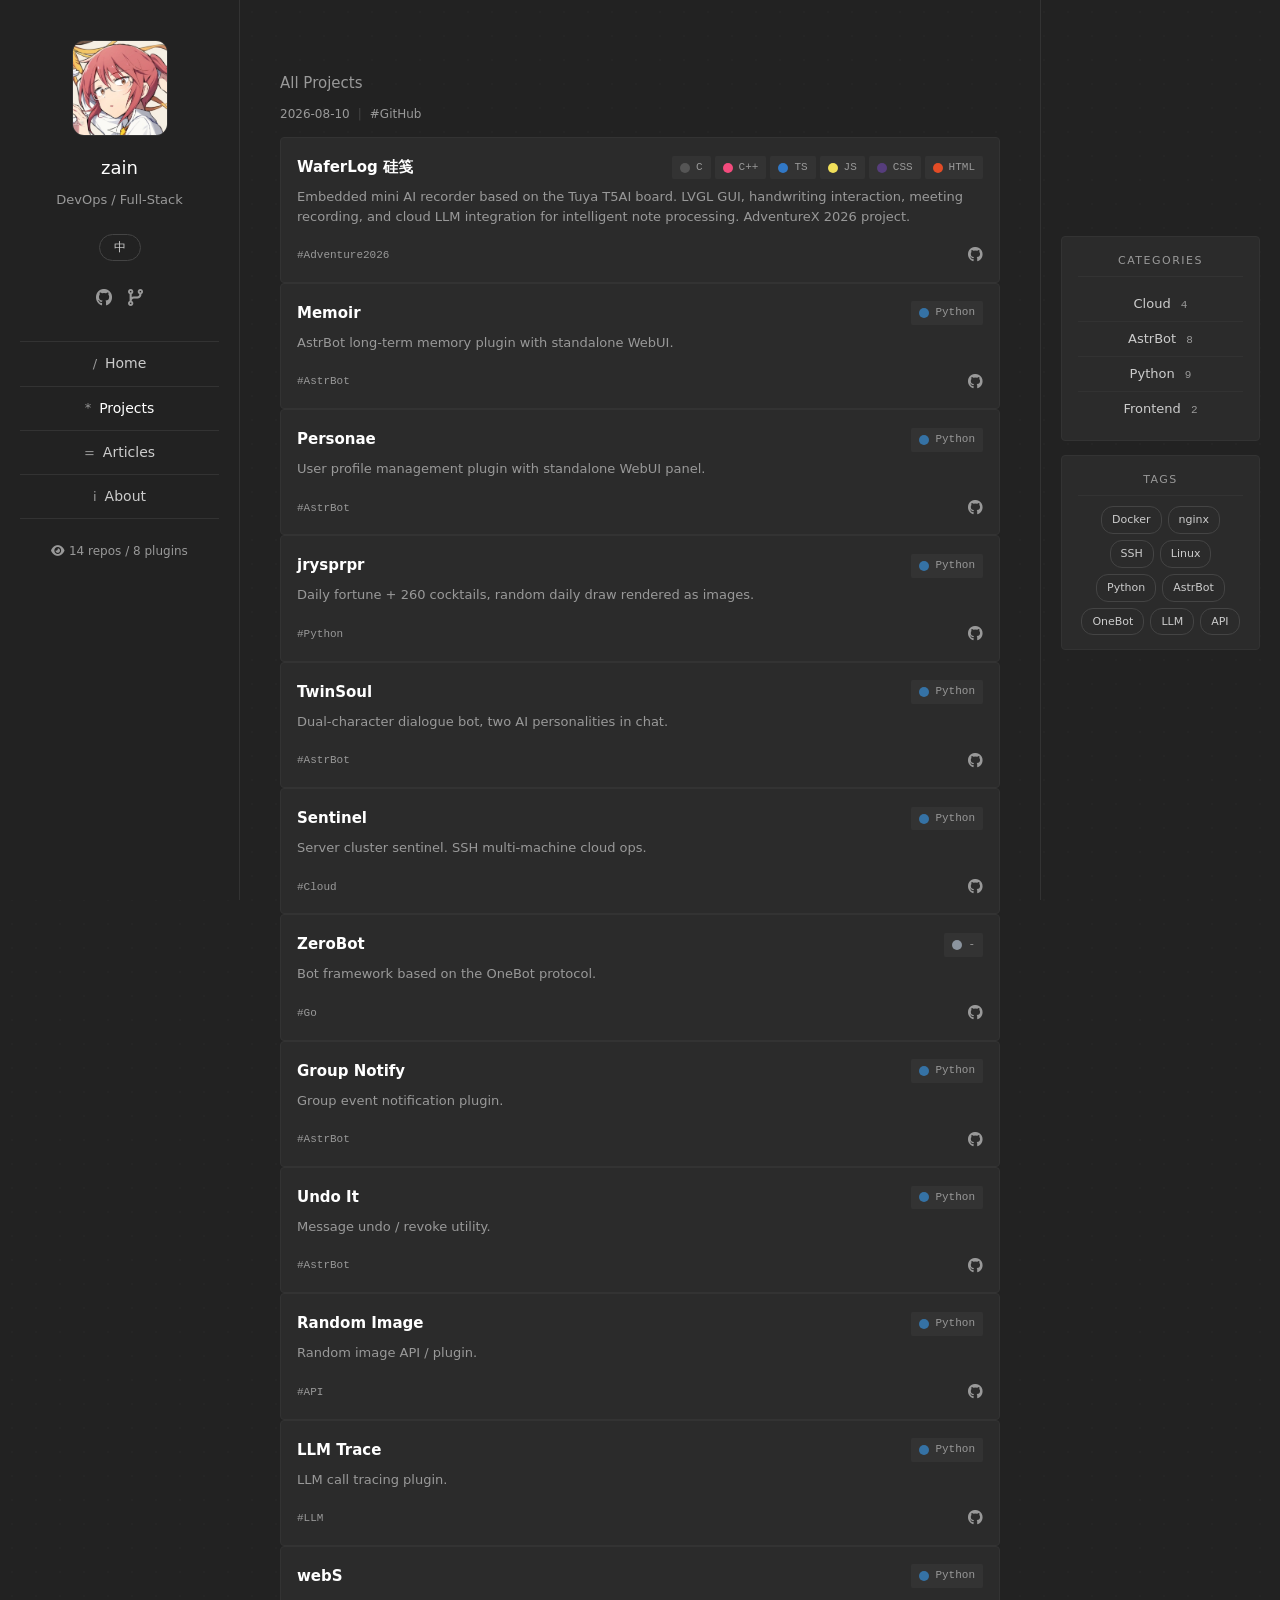
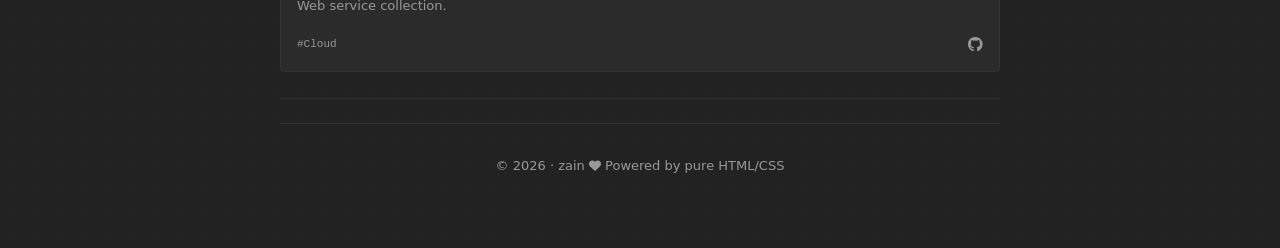
<file: posts/index.html>
<!DOCTYPE html>
<html lang="zh-CN">
<head>
<meta charset="UTF-8">
<meta name="viewport" content="width=device-width, initial-scale=1">
<meta name="theme-color" content="#222">
<title>Projects · zain</title>
<link rel="icon" type="image/png" href="../img/logo_blog.png">
<link rel="shortcut icon" type="image/png" href="../img/logo_blog.png">
<link rel="stylesheet" href="../style.css">
<link rel="stylesheet" href="https://cdnjs.cloudflare.com/ajax/libs/font-awesome/6.5.0/css/all.min.css">
</head>
<body class="lang-en">
<div class="container">

  <!-- Left Sidebar -->
  <aside class="sidebar">
    <div class="sidebar-inner">
      <div class="avatar-stack" id="avatarStack" onclick="flipAvatar()">
  <div class="avatar-card card-front">
    <img src="../img/avatar.jpg" alt="zain" class="avatar-img">
  </div>
  <div class="avatar-card card-back">
    <img src="../img/zaiens_photo.jpg" alt="zain" class="avatar-img">
  </div>
</div>
      <div class="site-author-name">zain</div>
      <div class="site-description"><span class="zh">DevOps / 全栈开发者</span><span class="en">DevOps / Full-Stack</span>
            <span class="ru">Облачный / Full-Stack</span></div>
            <div class="lang-bar">
        <button class="lang-btn" onclick="toggleLang()" id="langBtn">中</button>
      </div>
          <div class="social">
        <a href="https://github.com/Zaienscookie" target="_blank" title="GitHub"><i class="fab fa-github"></i></a>
        <a href="https://github.com/Zaienscookie?tab=repositories" target="_blank" title="Repos"><i class="fas fa-code-branch"></i></a>
      </div>
      <div class="sidebar-menu">
        <a href=".."><span class="m-icon">/</span> <span class="zh">首页</span><span class="en">Home</span>
            <span class="ru">Главная</span></a>
        <a href="." class="active"><span class="m-icon">*</span> <span class="zh">项目</span><span class="en">Projects</span>
            <span class="ru">Проекты</span></a>
        <a href="../articles/"><span class="m-icon">=</span> <span class="zh">文章</span><span class="en">Articles</span>
            <span class="ru">Статьи</span></a>
        <a href="../about.html"><span class="m-icon">i</span> <span class="zh">关于</span><span class="en">About</span>
            <span class="ru">Обо мне</span></a>
      </div>
      <div class="site-visitors"><i class="fa fa-eye"></i> 14 repos / 8 plugins</div>
    </div>
  </aside>

  <!-- Main Content -->
  <main class="main">

    <article class="post-block">
      <header class="post-header">
        <h2 class="post-title"><span class="zh">全部项目</span><span class="en">All Projects</span>
            <span class="ru">Все проекты</span></h2>
        <div class="post-meta"><span>2026-08-10</span><span class="sep">|</span><span class="cat">#GitHub</span></div>
      </header>
      <div class="post-body">

        <div class="proj-grid">

                    <div class="proj-card">
            <div class="proj-head"><span class="proj-name">WaferLog 硅笺</span><span class="proj-langs"><span class="proj-lang lang-c">C</span><span class="proj-lang lang-cpp">C++</span><span class="proj-lang lang-typescript">TS</span><span class="proj-lang lang-javascript">JS</span><span class="proj-lang lang-css">CSS</span><span class="proj-lang lang-html">HTML</span></span></div>
            <p class="proj-desc"><span class="zh">基于涂鸦 T5AI 开发板的嵌入式 mini AI 记录终端。LVGL 图形界面，手写交互，会议记录，联动云端大模型实现笔记智能处理。AdventureX 2026 项目</span><span class="en">Embedded mini AI recorder based on the Tuya T5AI board. LVGL GUI, handwriting interaction, meeting recording, and cloud LLM integration for intelligent note processing. AdventureX 2026 project.</span><span class="ru">Встраиваемый мини AI-терминал на плате Tuya T5AI. LVGL GUI, рукописный ввод, запись встреч, облачный LLM для интеллектуальной обработки заметок. Проект AdventureX 2026.</span></p>
            <div class="proj-meta"><span>#Adventure2026</span><a href="https://github.com/Zaienscookie/WaferLog" class="pj-github" target="_blank"><i class="fab fa-github"></i></a></div>
          </div>
<div class="proj-card">
            <div class="proj-head"><span class="proj-name">Memoir</span><span class="proj-lang lang-python">Python</div>
            <p class="proj-desc">AstrBot long-term memory plugin with standalone WebUI.</p>
            <div class="proj-meta"><span>#AstrBot</span><a href="https://github.com/Zaienscookie/astrbot_plugin_memoir" class="pj-github" target="_blank"><i class="fab fa-github"></i></a></div>
          </div>

          <div class="proj-card">
            <div class="proj-head"><span class="proj-name">Personae</span><span class="proj-lang lang-python">Python</div>
            <p class="proj-desc">User profile management plugin with standalone WebUI panel.</p>
            <div class="proj-meta"><span>#AstrBot</span><a href="https://github.com/Zaienscookie/astrbot_plugin_personae" class="pj-github" target="_blank"><i class="fab fa-github"></i></a></div>
          </div>

          <div class="proj-card">
            <div class="proj-head"><span class="proj-name">jrysprpr</span><span class="proj-lang lang-python">Python</div>
            <p class="proj-desc">Daily fortune + 260 cocktails, random daily draw rendered as images.</p>
            <div class="proj-meta"><span>#Python</span><a href="https://github.com/Zaienscookie/jrysprpr" class="pj-github" target="_blank"><i class="fab fa-github"></i></a></div>
          </div>

          <div class="proj-card">
            <div class="proj-head"><span class="proj-name">TwinSoul</span><span class="proj-lang lang-python">Python</div>
            <p class="proj-desc">Dual-character dialogue bot, two AI personalities in chat.</p>
            <div class="proj-meta"><span>#AstrBot</span><a href="https://github.com/Zaienscookie/TwinSoul" class="pj-github" target="_blank"><i class="fab fa-github"></i></a></div>
          </div>

          <div class="proj-card">
            <div class="proj-head"><span class="proj-name">Sentinel</span><span class="proj-lang lang-python">Python</div>
            <p class="proj-desc"><span class="zh">台服务器</span><span class="en">Server</span>
            <span class="ru">Сервер</span> cluster sentinel. SSH multi-machine cloud ops.</p>
            <div class="proj-meta"><span>#Cloud</span><a href="https://github.com/Zaienscookie/sentinel" class="pj-github" target="_blank"><i class="fab fa-github"></i></a></div>
          </div>

          <div class="proj-card">
            <div class="proj-head"><span class="proj-name">ZeroBot</span><span class="proj-lang lang-none">-</div>
            <p class="proj-desc"><span class="zh">基于 OneBot 协议的机器人开发框架。</span><span class="en">Bot framework based on the OneBot protocol.</span>
            <span class="ru">Фреймворк для ботов на основе протокола OneBot.</span></p>
            <div class="proj-meta"><span>#Go</span><a href="https://github.com/Zaienscookie/ZeroBot" class="pj-github" target="_blank"><i class="fab fa-github"></i></a></div>
          </div>

          <div class="proj-card">
            <div class="proj-head"><span class="proj-name">Group Notify</span><span class="proj-lang lang-python">Python</div>
            <p class="proj-desc">Group event notification plugin.</p>
            <div class="proj-meta"><span>#AstrBot</span><a href="https://github.com/Zaienscookie" class="pj-github" target="_blank"><i class="fab fa-github"></i></a></div>
          </div>

          <div class="proj-card">
            <div class="proj-head"><span class="proj-name">Undo It</span><span class="proj-lang lang-python">Python</div>
            <p class="proj-desc">Message undo / revoke utility.</p>
            <div class="proj-meta"><span>#AstrBot</span><a href="https://github.com/Zaienscookie" class="pj-github" target="_blank"><i class="fab fa-github"></i></a></div>
          </div>

          <div class="proj-card">
            <div class="proj-head"><span class="proj-name">Random Image</span><span class="proj-lang lang-python">Python</div>
            <p class="proj-desc">Random image API / plugin.</p>
            <div class="proj-meta"><span>#API</span><a href="https://github.com/Zaienscookie" class="pj-github" target="_blank"><i class="fab fa-github"></i></a></div>
          </div>

          <div class="proj-card">
            <div class="proj-head"><span class="proj-name">LLM Trace</span><span class="proj-lang lang-python">Python</div>
            <p class="proj-desc">LLM call tracing plugin.</p>
            <div class="proj-meta"><span>#LLM</span><a href="https://github.com/Zaienscookie" class="pj-github" target="_blank"><i class="fab fa-github"></i></a></div>
          </div>

          <div class="proj-card">
            <div class="proj-head"><span class="proj-name">webS</span><span class="proj-lang lang-python">Python</div>
            <p class="proj-desc">Web service collection.</p>
            <div class="proj-meta"><span>#Cloud</span><a href="https://github.com/Zaienscookie" class="pj-github" target="_blank"><i class="fab fa-github"></i></a></div>
          </div>

        </div>

      </div>
    </article>

    <div class="footer">
      <span>&copy; 2026 &middot; zain <i class="fas fa-heart" style="color:var(--text-muted);font-size:12px;"></i> Powered by pure HTML/CSS</span>
    </div>

  </main>

  <!-- Right Sidebar -->
  <aside class="right-bar" id="rightBar">

    <div class="widget">
      <div class="widget-title"><span class="zh">分类</span><span class="en">Categories</span>
            <span class="ru">Категории</span></div>
      <ul>
        <li><span class="cat-item">Cloud</span> <span class="count">4</span></li>
        <li><span class="cat-item">AstrBot</span> <span class="count">8</span></li>
        <li><span class="cat-item">Python</span> <span class="count">9</span></li>
        
        <li><span class="cat-item">Frontend</span> <span class="count">2</span></li>
      </ul>
    </div>

    <div class="widget">
      <div class="widget-title"><span class="zh">标签</span><span class="en">Tags</span>
            <span class="ru">Теги</span></div>
      <div class="tag-cloud">
        <span class="tag-item">Docker</span>
        <span class="tag-item">nginx</span>
        <span class="tag-item">SSH</span>
        <span class="tag-item">Linux</span>
        <span class="tag-item">Python</span>
        
        <span class="tag-item">AstrBot</span>
        <span class="tag-item">OneBot</span>
        <span class="tag-item">LLM</span>
        <span class="tag-item">API</span>
      </div>
    </div>

  </aside>

</div>
<script>

function flipAvatar() {
  var s = document.getElementById('avatarStack');
  s.classList.toggle('flipped');
  localStorage.setItem('avatarFlipped', s.classList.contains('flipped') ? '1' : '0');
}

// 恢复翻牌状态
(function() {
  var s = document.getElementById('avatarStack');
  if (s && localStorage.getItem('avatarFlipped') === '1') {
    s.classList.add('flipped');
  }
})();
function toggleLang() {
  var body = document.body;
  var btn = document.getElementById('langBtn');
  body.classList.add('lang-fade');
  setTimeout(function() {
    if (body.classList.contains('lang-en')) {
      body.classList.remove('lang-en'); body.classList.add('lang-zh'); btn.textContent = 'RU';
      localStorage.setItem('blog-lang', 'zh');
    } else if (body.classList.contains('lang-zh')) {
      body.classList.remove('lang-zh'); body.classList.add('lang-ru'); btn.textContent = 'EN';
      localStorage.setItem('blog-lang', 'ru');
    } else {
      body.classList.remove('lang-ru'); body.classList.add('lang-en'); btn.textContent = '中';
      localStorage.setItem('blog-lang', 'en');
    }
    body.classList.remove('lang-fade');
  }, 120);
}
(function() {
  var saved = localStorage.getItem('blog-lang');
  var btn = document.getElementById('langBtn');
  if (btn) {
    if (saved === 'en') {
      document.body.className = 'lang-en';
      btn.textContent = '中';
    } else if (saved === 'zh') {
      document.body.className = 'lang-zh';
      btn.textContent = 'RU';
    } else if (saved === 'ru') {
      document.body.className = 'lang-ru';
      btn.textContent = 'EN';
    } else {
      document.body.className = 'lang-en';
      btn.textContent = '中';
    }
  }
})();
</script>

</body>
</html>
</file>
<file: style.css>
/* ═════════════════════════════════════════════
   NexT Gemini 风格 · 克制极简
   左侧固定侧边栏 + 右侧文章列表
   主色灰阶 + 单一点缀色
   ═════════════════════════════════════════════ */

:root {
  --bg: #222;
  --bg-card: #2b2b2b;
  --bg-sidebar: #222;
  --text: #ccc;
  --text-strong: #fff;
  --text-muted: #999;
  --line: #333;
  --accent: #bbb;
  --accent-hover: #fff;
  --font: "Lato", "Noto Sans", "DejaVu Sans", "PingFang SC", "Microsoft YaHei", sans-serif;
  --mono: "Source Code Pro", "Consolas", monospace;
}

/* ═══ 动画关键帧 ═══ */
@keyframes fadeUp {
  from { opacity: 0; transform: translateY(14px); }
  to   { opacity: 1; transform: translateY(0); }
}
@keyframes fadeIn {
  from { opacity: 0; }
  to   { opacity: 1; }
}
@keyframes pulse {
  0%, 100% { box-shadow: 0 0 0 0 rgba(255,255,255,.08); }
  50%      { box-shadow: 0 0 0 6px rgba(255,255,255,.02); }
}
@keyframes slideDown {
  from { opacity: 0; transform: translateY(-8px); }
  to   { opacity: 1; transform: translateY(0); }
}
@keyframes countUp {
  from { opacity: 0; }
  to   { opacity: 1; }
}
@keyframes borderPulse {
  0%, 100% { border-color: var(--line); }
  50%      { border-color: #555; }
}

* { margin: 0; padding: 0; box-sizing: border-box; }
html {
  background: var(--bg);
  scroll-behavior: smooth;
}
body {
  font-family: var(--font);
  background: var(--bg);
  background-image: radial-gradient(rgba(255,255,255,.015) 1px, transparent 1px);
  background-size: 24px 24px;
  color: var(--text);
  line-height: 1.8;
  font-size: 15px;
  -webkit-font-smoothing: antialiased;
  animation: fadeIn .6s ease;
}

/* 容器 */
.container { }

/* 侧边栏（导航时不带动画） */
.sidebar { }

/* 主内容 & 右侧栏动画 */
.main { animation: fadeUp .5s ease both; }
.right-bar { animation: fadeUp .5s ease both; }

/* 侧边栏头像悬浮 */
.avatar-wrap { transition: .3s ease; }
.avatar-wrap:hover { transform: scale(1.04); animation: pulse 2s ease infinite; }

/* 侧边栏菜单项 */
.sidebar-menu a { transition: .2s ease; }

a { color: var(--accent); text-decoration: none; transition: color .15s; }
a:hover { color: var(--accent-hover); }

/* ═══ 布局容器 ═══ */
.container { display: flex; min-height: 100vh; max-width: 1440px; margin: 0 auto; }

/* ═══ 侧边栏 ═══ */
.sidebar {
  width: 240px;
  flex-shrink: 0;
  background: var(--bg-sidebar);
  padding: 40px 0;
  position: sticky;
  top: 0;
  height: 100vh;
  overflow-y: auto;
  display: flex;
  flex-direction: column;
  align-items: center;
  border-right: 1px solid var(--line);
}
.sidebar-inner { text-align: center; width: 100%; padding: 0 20px; }

.avatar-wrap {
  width: 96px; height: 96px;
  margin: 0 auto 16px;
  border-radius: 16px;
  overflow: hidden;
  border: 1px solid var(--line);
}
.avatar-initial {
  width: 100%; height: 100%;
  background: var(--bg-card);
  display: flex; align-items: center; justify-content: center;
  font-size: 40px; font-weight: 300;
  color: var(--text);
}

.site-author-name { font-size: 18px; font-weight: 400; color: var(--text-strong); margin-top: 8px; }
.site-description { font-size: 13px; color: var(--text-muted); margin-top: 4px; }

/* 甜甜圈 */
.donut-wrap {
  margin: 6px auto 0;
  width: 192px;
  height: 90px;
  overflow: hidden;
  white-space: pre;
  font-size: 4px;
  line-height: 4px;
  font-family: 'Courier New', 'Source Code Pro', monospace;
  color: var(--text-muted);
  opacity: .65;
  letter-spacing: 0;
}

/* 侧边栏菜单 */
.sidebar-menu { margin-top: 28px; width: 100%; }
.sidebar-menu a {
  display: flex;
  align-items: center;
  justify-content: center;
  padding: 9px 0;
  color: var(--text);
  font-size: 14px;
  border-top: 1px solid var(--line);
}
.sidebar-menu a:last-child { border-bottom: 1px solid var(--line); }
.sidebar-menu a:hover { color: var(--accent-hover); }
.sidebar-menu a.active { color: var(--accent-hover); }
.sidebar-menu a .m-icon { margin-right: 8px; font-size: 13px; color: var(--text-muted); }

/* 侧边栏社交 */
.social { margin-top: 22px; display: flex; justify-content: center; gap: 16px; font-size: 17px; }
.social a { color: var(--text-muted); }
.social a:hover { color: var(--accent-hover); }

/* 侧边栏访客 */
.site-visitors { margin-top: 22px; font-size: 12px; color: var(--text-muted); }

/* ═══ 主内容 ═══ */
.main { flex: 1; padding: 40px 40px; max-width: 960px; min-width: 0; }

/* 文章卡片 */
.post-block { padding: 26px 0; border-bottom: 1px solid var(--line); animation: fadeUp .5s ease both; }
.post-block { animation-delay: .15s; }
.post-block:last-child { border-bottom: none; }

.post-header { margin-bottom: 12px; }
.post-title {
  font-size: 21px;
  font-weight: 400;
  color: var(--text-strong);
  line-height: 1.5;
}
.post-meta { font-size: 12px; color: var(--text-muted); margin-top: 6px; }
.post-meta .sep { margin: 0 8px; color: #444; }
.post-meta .cat { color: var(--text-muted); }
.post-meta .tag { color: var(--text-muted); }

.post-body { color: var(--text); font-size: 14px; }
.post-body p { margin-bottom: 10px; }

.read-more {
  display: inline-block;
  margin-top: 12px;
  font-size: 13px;
  color: var(--text);
  border: 1px solid #444;
  padding: 4px 16px;
  border-radius: 2px;
  transition: .2s;
}
.read-more:hover { border-color: var(--text); color: var(--text-strong); }

/* 文章内标题/代码 */
.post-content h2 { font-size: 19px; font-weight: 400; color: var(--text-strong); margin: 28px 0 10px; }
.post-content h3 { font-size: 16px; font-weight: 400; color: var(--text-strong); margin: 22px 0 8px; }
.post-content p { margin-bottom: 12px; }
.post-content code {
  font-family: var(--mono);
  font-size: 13px;
  background: #333;
  color: var(--text-strong);
  padding: 2px 6px;
  border-radius: 3px;
}
.post-content pre { background: #1a1a1a; border: 1px solid var(--line); border-radius: 4px; padding: 14px; overflow-x: auto; margin: 14px 0; }
.post-content pre code { background: none; color: var(--text); padding: 0; }
.post-content blockquote { border-left: 3px solid #555; padding: 8px 16px; margin: 14px 0; color: var(--text); background: rgba(255,255,255,.02); }
.post-content ul, .post-content ol { padding-left: 20px; margin-bottom: 12px; }
.post-content li { margin-bottom: 4px; }
.post-content strong { color: var(--text-strong); font-weight: 400; }

/* ═══ 技术栈网格 ═══ */
.stack-grid { display: grid; grid-template-columns: repeat(auto-fill, minmax(180px, 1fr)); gap: 12px; margin: 16px 0; }
.stack-card { border: 1px solid var(--line); border-radius: 4px; padding: 14px; background: var(--bg-card); transition: .2s ease; animation: fadeUp .5s ease both; }
.stack-card:hover { transform: translateY(-3px); border-color: #555; box-shadow: 0 4px 16px rgba(0,0,0,.25); }
.stack-card .st-name { font-size: 14px; font-weight: 400; color: var(--text-strong); margin-bottom: 8px; }
.stack-card .st-list { display: flex; flex-wrap: wrap; gap: 5px; }
.stack-card .st-list span { font-size: 12px; padding: 2px 9px; border-radius: 2px; background: #333; color: var(--text); transition: .15s ease; }
.stack-card:hover .st-list span { background: #3a3a3a; }

/* ═══ 项目网格 ═══ */
.project-grid { display: grid; grid-template-columns: 1fr 1fr; gap: 12px; margin: 16px 0; }
.project-card {
  display: block;
  border: 1px solid var(--line);
  border-radius: 4px;
  padding: 16px;
  background: var(--bg-card);
  color: var(--text);
  transition: .2s;
}
.project-card { animation: fadeUp .5s ease both; }
.project-card:hover { border-color: #555; transform: translateY(-4px); box-shadow: 0 8px 24px rgba(0,0,0,.3); }

.project-card .p-top { display: flex; justify-content: space-between; align-items: center; }
.project-card .p-icon { font-size: 18px; color: var(--text-muted); }
.project-card .p-lang { font-size: 11px; font-family: var(--mono); padding: 2px 8px; border-radius: 2px; font-weight: 400; color: var(--text-muted); background: #333; }
.project-card .p-name { font-size: 15px; font-weight: 400; color: var(--text-strong); margin-top: 8px; }
.project-card .p-desc { font-size: 13px; color: var(--text-muted); margin-top: 4px; line-height: 1.5; }
.project-card .p-stack { display: flex; gap: 5px; margin-top: 8px; flex-wrap: wrap; }
.project-card .p-stack span { font-size: 11px; padding: 1px 8px; border-radius: 2px; background: #333; color: var(--text-muted); }

/* ═══ 欢迎区 ═══ */
.welcome { padding: 16px 0 24px; border-bottom: 1px solid var(--line); margin-bottom: 24px; animation: fadeUp .4s ease; }
.welcome h1 { font-size: 30px; font-weight: 300; color: var(--text-strong); letter-spacing: -0.5px; }
.welcome h1 .name { font-weight: 700; }
.welcome p { color: var(--text-muted); margin-top: 6px; font-size: 15px; }
.welcome .welcome-sub { margin-top: 10px; font-size: 14px; color: var(--text-muted); opacity: .85; }
.welcome-tags { display: flex; flex-wrap: wrap; gap: 8px; margin-top: 16px; }
.welcome-tags span {
  font-size: 12px;
  font-family: var(--mono);
  color: var(--text);
  border: 1px solid #444;
  padding: 3px 12px;
  border-radius: 12px;
  transition: .15s;
}
.welcome-tags span { animation: fadeUp .4s ease both; }

.welcome-tags span:hover { border-color: var(--text); color: var(--text-strong); }

/* ═══ 数据统计 ═══ */
.stats-row { display: grid; grid-template-columns: repeat(auto-fit, minmax(120px, 1fr)); gap: 12px; margin: 20px 0; }
.stat {
  border: 1px solid var(--line);
  border-radius: 4px;
  background: var(--bg-card);
  padding: 18px 12px;
  text-align: center;
  display: flex;
  flex-direction: column;
  gap: 2px;
  animation: fadeUp .5s ease both;
  transition: .2s ease;
}
.stat:hover { transform: translateY(-3px); border-color: #555; }

.stat .s-num { font-size: 30px; font-weight: 300; color: var(--text-strong); font-family: var(--mono); }
.stat .s-label { font-size: 12px; color: var(--text-muted); }

/* ═══ 标题英文小字 ═══ */
.post-title .en { font-size: 15px; font-weight: inherit; color: var(--text-muted); }

/* ═══ 中英文切换 ═══ */
body.lang-en .zh, body.lang-en .ru { display: none !important; }
body.lang-zh .en, body.lang-zh .ru { display: none !important; }
body.lang-ru .zh, body.lang-ru .en { display: none !important; }
.zh, .en, .ru { font-weight: inherit; }
body.lang-fade { animation: langFade .25s ease; }
@keyframes langFade {
  0%   { opacity: 1; }
  40%  { opacity: .6; }
  100% { opacity: 1; }
}

.lang-bar { display: flex; align-items: center; justify-content: center; margin-top: 22px; }
.lang-btn {
  cursor: pointer;
  font-size: 12px;
  font-family: var(--mono);
  color: var(--text);
  border: 1px solid #444;
  background: none;
  padding: 4px 14px;
  border-radius: 14px;
  transition: .2s ease, transform .15s ease;
  user-select: none;
}
.lang-btn:hover { border-color: var(--text); color: var(--text-strong); }
.lang-btn:active { transform: scale(.92); }

/* ═══ 项目列表（首页） ═══ */
.proj-item {
  border: 1px solid var(--line);
  border-radius: 4px;
  background: var(--bg-card);
  padding: 14px 16px;
  margin-bottom: 12px;
  transition: .2s ease;
  animation: fadeUp .5s ease both;
}
.proj-item:hover { border-color: #555; transform: translateX(4px); }

.proj-item:hover { border-color: #555; }
.proj-head { display: flex; justify-content: space-between; align-items: center; }
.proj-name { font-size: 15px; font-weight: 600; color: var(--text-strong); }
.proj-lang { font-size: 11px; font-family: var(--mono); color: var(--text-muted); background: #333; padding: 2px 8px; border-radius: 2px; }
.proj-desc { font-size: 13px; color: var(--text-muted); margin-top: 6px; line-height: 1.5; }
.proj-tags { display: flex; gap: 5px; margin-top: 8px; flex-wrap: wrap; }
.proj-tags span { font-size: 11px; padding: 1px 8px; border-radius: 2px; background: #333; color: var(--text); }
.proj-link { display: inline-block; margin-top: 10px; font-size: 12px; color: var(--text); }
.proj-link:hover { color: var(--text-strong); }

/* ═══ 项目卡片（归档页） ═══ */
.proj-card {
  border: 1px solid var(--line);
  border-radius: 4px;
  background: var(--bg-card);
  padding: 16px;
  transition: .2s ease;
  animation: fadeUp .5s ease both;
  display: flex;
  flex-direction: column;
}
.proj-card:hover { border-color: #555; transform: translateY(-4px); box-shadow: 0 8px 24px rgba(0,0,0,.3); }
.proj-meta {
  display: flex;
  justify-content: space-between;
  align-items: center;
  margin-top: 10px;
  font-size: 11px;
  font-family: var(--mono);
  color: var(--text-muted);
}
.proj-meta .pj-github {
  color: var(--text-muted);
  font-size: 15px;
  line-height: 1;
  transition: .15s ease;
}
.proj-meta .pj-github:hover { color: var(--text-strong); }

/* ═══ 语言标签 · GitHub 语言色 ═══ */
.proj-lang { display: inline-flex; align-items: center; gap: 6px; }
.proj-lang::before { content: ""; width: 10px; height: 10px; border-radius: 50%; flex-shrink: 0; }
.proj-lang.lang-python::before { background: #3572A5; }
.proj-lang.lang-go::before { background: #00ADD8; }
.proj-lang.lang-js::before,
.proj-lang.lang-javascript::before { background: #f1e05a; }
.proj-lang.lang-ts::before,
.proj-lang.lang-typescript::before { background: #3178c6; }
.proj-lang.lang-html::before { background: #e34c26; }
.proj-lang.lang-css::before { background: #563d7c; }
.proj-lang.lang-shell::before,
.proj-lang.lang-bash::before { background: #89e051; }
.proj-lang.lang-c::before { background: #555555; }
.proj-lang.lang-cpp::before { background: #f34b7d; }
.proj-lang.lang-dockerfile::before { background: #384d54; }
.proj-lang.lang-none::before { background: #8b949e; }

/* 多语言徽章容器 */
.proj-langs { display: flex; gap: 4px; flex-wrap: wrap; justify-content: flex-end; }

/* ═══ 动态时间线 ═══ */
.timeline { position: relative; padding-left: 22px; }
.timeline::before {
  content: "";
  position: absolute;
  left: 5px; top: 4px; bottom: 4px;
  width: 1px;
  background: #444;
}
.tl-item { position: relative; padding: 8px 0; animation: fadeUp .5s ease both; }

.tl-dot { animation: pulse 3s ease infinite;
  position: absolute;
  left: -22px; top: 14px;
  width: 9px; height: 9px;
  border-radius: 50%;
  background: #555;
  border: 2px solid var(--bg);
}
.tl-date { font-size: 12px; font-family: var(--mono); color: var(--text-muted); display: block; }
.tl-text { font-size: 14px; color: var(--text); }

/* ═══ 页脚 ═══ */
.footer { text-align: center; padding: 30px 0; color: var(--text-muted); font-size: 13px; border-top: 1px solid var(--line); margin-top: 24px; }
.footer .heart { color: var(--text-muted); }

.widget {
  border: 1px solid var(--line);
  border-radius: 4px;
  background: var(--bg-card);
  padding: 14px 16px;
  margin-bottom: 14px;
  animation: fadeUp .5s ease both;
  transition: .2s ease;
}
.widget:hover { border-color: #444; }
.widget-title {
  font-size: 11px;
  color: var(--text-muted);
  text-transform: uppercase;
  letter-spacing: 1.5px;
  margin-bottom: 10px;
  padding-bottom: 6px;
  border-bottom: 1px solid var(--line);
  text-align: center;
}
.widget { text-align: center; }

.widget ul { list-style: none; width: 100%; display: inline-block; text-align: center; }
.widget li { padding: 5px 0; font-size: 13px; border-bottom: 1px solid rgba(255,255,255,.03); }
.widget li:last-child { border-bottom: none; }
.widget li a,
.cat-item { color: var(--text); cursor: default; transition: .15s ease; }
.widget li a:hover,
.cat-item:hover { color: var(--text-strong); padding-left: 3px; }
.widget .count { color: var(--text-muted); font-size: 11px; font-family: var(--mono); margin-left: 6px; }

/* 标签云 */
.tag-cloud { display: flex; flex-wrap: wrap; gap: 6px; justify-content: center; }
.tag-cloud a,
.tag-item {
  font-size: 11px;
  color: var(--text);
  border: 1px solid #444;
  padding: 3px 10px;
  border-radius: 12px;
  transition: .2s ease;
  cursor: default;
}
.tag-cloud a:hover,
.tag-item:hover { border-color: #666; color: var(--text-strong); background: rgba(255,255,255,.03); }

/* 友情链接 */
.link-list a { display: block; padding: 5px 0; font-size: 13px; color: var(--text); border-bottom: 1px solid rgba(255,255,255,.03); transition: .15s ease; }
.link-list a:last-child { border-bottom: none; }
.link-list a i { margin-right: 8px; color: var(--text-muted); width: 14px; }
.link-list a:hover { color: var(--text-strong); padding-left: 4px; }

/* ═══ 右侧边栏 ═══ */
.right-bar {
  width: 240px;
  flex-shrink: 0;
  padding: 40px 20px;
  position: sticky;
  top: 0;
  height: 100vh;
  overflow-y: auto;
  border-left: 1px solid var(--line);
  align-self: flex-start;
  display: flex;
  flex-direction: column;
  justify-content: center;
}

/* ═══ 文章页 ═══ */
.art-item { margin-bottom: 24px; padding-bottom: 20px; border-bottom: 1px solid var(--line); }
.art-item:last-child { border-bottom: none; }
.art-title { font-size: 18px; margin: 0 0 6px; }
.art-title a { color: var(--text); text-decoration: none; }
.art-title a:hover { color: var(--accent); }
.art-meta { font-size: 13px; color: var(--text-muted); margin-bottom: 8px; }
.art-summary { font-size: 14px; line-height: 1.7; color: var(--text); margin: 0 0 10px; }
.art-content { line-height: 1.8; font-size: 15px; }
.art-content h3 { margin: 24px 0 12px; font-size: 18px; color: var(--text); }
.art-content h4 { margin: 20px 0 10px; font-size: 16px; color: var(--text); }
.art-content p { margin: 10px 0; }
.art-content code { background: var(--tag-bg); padding: 2px 6px; border-radius: 3px; font-size: 14px; }
.art-content pre { padding: 14px; border-radius: 6px; overflow-x: auto; font-size: 13px; line-height: 1.5; margin: 12px 0; background: #1e1e2e; border: 1px solid #333; }
.art-content pre code { background: none; padding: 0; }
.art-content blockquote { border-left: 3px solid var(--accent); margin: 12px 0; padding: 8px 16px; background: var(--tag-bg); border-radius: 0 6px 6px 0; }
.art-content ul, .art-content ol { margin: 8px 0; padding-left: 20px; }
.art-content li { margin: 4px 0; }
.art-content a { color: var(--accent); }
.art-ref { font-size: 14px; color: var(--text-muted); margin: 0 0 20px; }
.art-back { display: inline-block; margin-top: 20px; }

/* ═══ 代码块容器 ═══ */
.code-block { position: relative; margin: 12px 0; border-radius: 8px; overflow: hidden; border: 1px solid #333; }
.code-block .code-header { display: flex; justify-content: space-between; align-items: center; padding: 6px 14px; background: #181825; font-size: 12px; color: #a6adc8; border-bottom: 1px solid #333; user-select: none; }
.code-block .code-lang { font-weight: 600; text-transform: uppercase; letter-spacing: 0.5px; }
.code-block .code-copy { background: none; border: 1px solid #444; color: #a6adc8; cursor: pointer; font-size: 12px; padding: 2px 10px; border-radius: 4px; transition: all .2s; }
.code-block .code-copy:hover { background: #313244; color: #cdd6f4; }
.code-block .code-copy.copied { background: #a6e3a1; color: #1e1e2e; border-color: #a6e3a1; }
.code-block pre { margin: 0 !important; border: none !important; border-radius: 0 !important; background: #1e1e2e !important; }

/* ═══ 复活节彩蛋 ═══ */
.easter-egg-btn { position: relative; display: inline; background: none; border: 1px solid var(--text-muted); color: var(--text-muted); font-size: 13px; cursor: pointer; opacity: .6; transition: all .2s; margin-left: 8px; padding: 2px 10px; border-radius: 4px; vertical-align: middle; line-height: 1.4; }
.easter-egg-btn:hover { opacity: 1; color: var(--accent); border-color: var(--accent); background: rgba(255,255,255,.05); }
.easter-egg-btn:hover { opacity: .8; color: var(--accent); }
.bug-item { position: fixed; z-index: 100000; animation: bugDance var(--dur) infinite alternate ease-in-out; }
.bug-item img { width: 60px; height: 60px; display: block; }
.bug-msg { position: fixed; z-index: 100001; font-size: 20px; font-weight: 700; color: #f38ba8; text-shadow: 0 0 10px rgba(0,0,0,.9), 2px 2px 0 #000; pointer-events: none; animation: bugFadeOut 3s ease forwards; background: rgba(0,0,0,.55); padding: 6px 14px; border-radius: 8px; }
.bug-clear-btn { position: fixed; bottom: 30px; left: 50%; transform: translateX(-50%); z-index: 100002; background: #f38ba8; color: #1e1e2e; border: none; padding: 10px 24px; border-radius: 8px; font-size: 15px; font-weight: 700; cursor: pointer; pointer-events: auto; box-shadow: 0 4px 16px rgba(0,0,0,.5); opacity: 0; animation: bugFadeIn .3s ease .5s forwards; }
.bug-clear-btn:hover { background: #f5c2e7; }
@keyframes bugDance { 0% { transform: translate(0,0) rotate(0deg); } 25% { transform: translate(30px,-20px) rotate(10deg); } 50% { transform: translate(-20px,30px) rotate(-5deg); } 75% { transform: translate(20px,20px) rotate(8deg); } 100% { transform: translate(-30px,-10px) rotate(-3deg); } }
@keyframes bugFadeOut { 0% { opacity: 1; transform: translateY(0) scale(1); } 100% { opacity: 0; transform: translateY(-40px) scale(1.2); } }
@keyframes bugFadeIn { 0% { opacity: 0; transform: translateX(-50%) translateY(10px); } 100% { opacity: 1; transform: translateX(-50%) translateY(0); } }

@media (max-width: 1100px) {
  .right-bar { display: none; }
}

/* ═══ 手机端适配 ═══ */
@media (max-width: 768px) {
  .container { flex-direction: column; }
  .sidebar { width: 100%; min-width: 100%; height: auto; position: static; padding: 10px 0 6px; border-right: none; border-bottom: 1px solid var(--line); }
  .sidebar-inner { padding: 10px 12px; display: flex; flex-direction: column; align-items: center; gap: 4px 0; }
  .avatar-stack { width: 56px; height: 56px; margin: 0 auto; flex-shrink: 0; }
  .avatar-card { border-radius: 10px; }
  .site-author-name { font-size: 15px; margin-top: 2px; margin-right: 0; text-align: center; }
  .site-description { font-size: 11px; margin-top: 0; margin-right: 0; text-align: center; }
  .lang-bar { margin-top: 0; margin-right: 0; }
  .social { margin-top: 0; gap: 12px; font-size: 15px; margin-right: 0; }
  .sidebar-menu { display: flex; width: 100%; justify-content: space-around; gap: 2px; margin-top: 8px; padding-top: 8px; border-top: 1px solid var(--line); }
  .sidebar-menu a { flex: 1; text-align: center; border-top: none; border-bottom: none; font-size: 13px; padding: 6px 4px; }
  .sidebar-menu a:last-child { border-bottom: none; }
  .sidebar-menu a .m-icon { display: none; }
  .donut-wrap { display: none; }
  .site-visitors { display: none; }
  .main { padding: 16px 14px; }
  .welcome { padding: 8px 0 14px; margin-bottom: 16px; }
  .welcome h1 { font-size: 22px; }
  .welcome p { font-size: 14px; margin-top: 4px; }
  .welcome-tags { gap: 6px; margin-top: 10px; }
  .welcome-tags span { font-size: 12px; padding: 3px 10px; }
  .stats-row { grid-template-columns: repeat(2, 1fr); gap: 6px; margin: 12px 0; }
  .stat { padding: 10px; }
  .stat .s-num { font-size: 20px; }
  .stat .s-label { font-size: 12px; }
  .post-block { padding: 14px 0; }
  .post-title { font-size: 17px; }
  .post-meta { font-size: 12px; }
  .stack-grid { grid-template-columns: repeat(2, 1fr); gap: 6px; margin: 10px 0; }
  .stack-card { padding: 10px; }
  .stack-card .st-name { font-size: 13px; }
  .stack-card .st-list { gap: 4px; margin-top: 5px; }
  .stack-card .st-list span { font-size: 11px; padding: 2px 7px; }
  .project-grid { grid-template-columns: 1fr; }
  .proj-item { padding: 12px; }
  .proj-name { font-size: 15px; }
  .proj-desc { font-size: 13px; }
  .proj-langs { gap: 3px; }
  .proj-lang { font-size: 10px; padding: 1px 6px; }
  .proj-tags { gap: 4px; margin-top: 6px; }
  .proj-tags span { font-size: 11px; padding: 2px 8px; }
  .proj-link { font-size: 13px; }
  .timeline { padding: 6px 0 6px 22px; }
  .tl-item { font-size: 13px; }
  .tl-date { font-size: 11px; min-width: 48px; }
  .footer { font-size: 12px; padding: 12px 0; }
  .widget { margin-bottom: 12px; }
  .widget-title { font-size: 14px; }
  .cat-item { font-size: 13px; }
  .tag-item { font-size: 12px; padding: 3px 10px; }
  .read-more { font-size: 13px; }
}

@media (max-width: 480px) {
  .sidebar { padding: 10px 0 8px; }
  .avatar-stack { width: 48px; height: 48px; margin-bottom: 4px; }
  .avatar-card { border-radius: 8px; }
  .site-author-name { font-size: 13px; }
  .site-description { font-size: 11px; }
  .sidebar-menu a { font-size: 12px; padding: 6px 0; }
  .main { padding: 12px 10px; }
  .welcome h1 { font-size: 18px; }
  .welcome p { font-size: 12px; }
  .welcome .welcome-sub { font-size: 12px; }
  .stats-row { grid-template-columns: repeat(2, 1fr); gap: 4px; margin: 8px 0; }
  .stat { padding: 8px; }
  .stat .s-num { font-size: 16px; }
  .stat .s-label { font-size: 10px; }
  .stack-grid { grid-template-columns: 1fr 1fr; gap: 4px; }
  .stack-card { padding: 8px; }
  .post-title { font-size: 15px; }
  .proj-item { padding: 8px; }
  .proj-name { font-size: 13px; }
  .proj-desc { font-size: 12px; }
}
/* 头像图片样式 */
.avatar-img {
  width: 100%; height: 100%;
  object-fit: cover;
  display: block;
}

/* 翻牌头像（正方形圆角） */
.avatar-stack {
  width: 96px; height: 96px;
  margin: 0 auto 16px;
  position: relative;
  perspective: 600px;
  cursor: pointer;
}
.avatar-card {
  position: absolute;
  width: 100%; height: 100%;
  border-radius: 12px;
  overflow: hidden;
  border: 1px solid var(--line);
  backface-visibility: hidden;
  transition: transform .5s ease;
}
.avatar-stack .card-front {
  transform: rotateY(0deg);
}
.avatar-stack .card-back {
  transform: rotateY(180deg);
}
.avatar-stack.flipped .card-front {
  transform: rotateY(180deg);
}
.avatar-stack.flipped .card-back {
  transform: rotateY(360deg);
}
.avatar-card .avatar-img {
  width: 100%; height: 100%;
  object-fit: cover;
  display: block;
  border-radius: 0;
}

/* 关于页 - 介绍卡片 */
.bio-card { padding: 0 0 8px; }
.bio-card p { margin: 6px 0; line-height: 1.7; }
.bio-contact { margin-top: 14px; display: flex; gap: 20px; flex-wrap: wrap; }
.bio-contact a { color: var(--accent); font-size: 14px; }
.bio-contact a:hover { text-decoration: underline; }
.bio-contact i { width: 16px; text-align: center; margin-right: 4px; }

/* 联系我/社交平台 - 关于页 (无方框纯文本风格) */
.contact-section {
  margin: 18px 0 8px;
  padding: 0 0 8px;
}
.contact-title {
  font-size: 16px;
  font-weight: 700;
  color: var(--text);
  text-transform: none;
  letter-spacing: normal;
  margin: 22px 0 8px;
}
.contact-links {
  display: flex;
  flex-direction: column;
  gap: 6px;
  align-items: flex-start;
}
.contact-links a {
  color: var(--accent);
  font-size: 14px;
  line-height: 1.7;
  transition: .15s ease;
}
.contact-links a:hover {
  color: var(--text-strong);
  text-decoration: underline;
}
.contact-links i {
  width: 16px;
  text-align: center;
  margin-right: 6px;
  color: var(--text-muted);
}

/* 画廊网格 - 拼贴瀑布流 */
.gallery-grid {
  display: grid;
  grid-template-columns: repeat(4, 1fr);
  grid-auto-rows: 140px;
  gap: 6px;
  margin: 16px 0;
  grid-auto-flow: dense;
}
.g-item {
  border-radius: 4px;
  overflow: hidden;
  border: 1px solid var(--line);
  transition: transform .2s, box-shadow .2s;
  background: var(--bg-card);
  display: block;
  text-decoration: none;
}
.g-item:hover {
  transform: scale(1.03);
  box-shadow: 0 3px 15px rgba(0,0,0,.4);
  z-index: 2;
}
.g-item img {
  width: 100%; height: 100%;
  object-fit: cover;
  display: block;
}
.g-item.span2 { grid-column: span 2; grid-row: span 2; }
.g-item.tall  { grid-column: span 1; grid-row: span 2; }
.g-item.normal { grid-column: span 1; grid-row: span 1; }

@media (max-width: 768px) {
  .gallery-grid { grid-template-columns: repeat(2, 1fr); grid-auto-rows: 90px; gap: 4px; }
  .g-item.span2 { grid-column: span 2; grid-row: span 2; }
  .g-item.tall  { grid-column: span 1; grid-row: span 2; }
  .g-item.normal { grid-column: span 1; grid-row: span 1; }
}

/* 图片查看器（内置灯箱） */
.lightbox {
  display: none;
  position: fixed; top: 0; left: 0; width: 100vw; height: 100vh;
  background: rgba(0,0,0,.88);
  z-index: 99999;
  justify-content: center;
  align-items: center;
}
.lightbox-img-wrap {
  display: flex;
  justify-content: center;
  align-items: center;
  max-width: 90vw;
  max-height: 85vh;
}
.lightbox-img-wrap img {
  max-width: 90vw;
  max-height: 85vh;
  width: auto;
  height: auto;
  object-fit: contain;
  border-radius: 6px;
  box-shadow: 0 8px 40px rgba(0,0,0,.6);
}
.lightbox-close {
  position: fixed; top: 20px; right: 30px;
  font-size: 38px; color: #aaa; cursor: pointer;
  width: 44px; height: 44px; line-height: 44px;
  text-align: center; border-radius: 50%;
  background: rgba(0,0,0,.3); z-index: 99999;
  transition: color .2s, background .2s;
}
.lightbox-close:hover { color: #fff; background: rgba(255,255,255,.15); }
</file>
